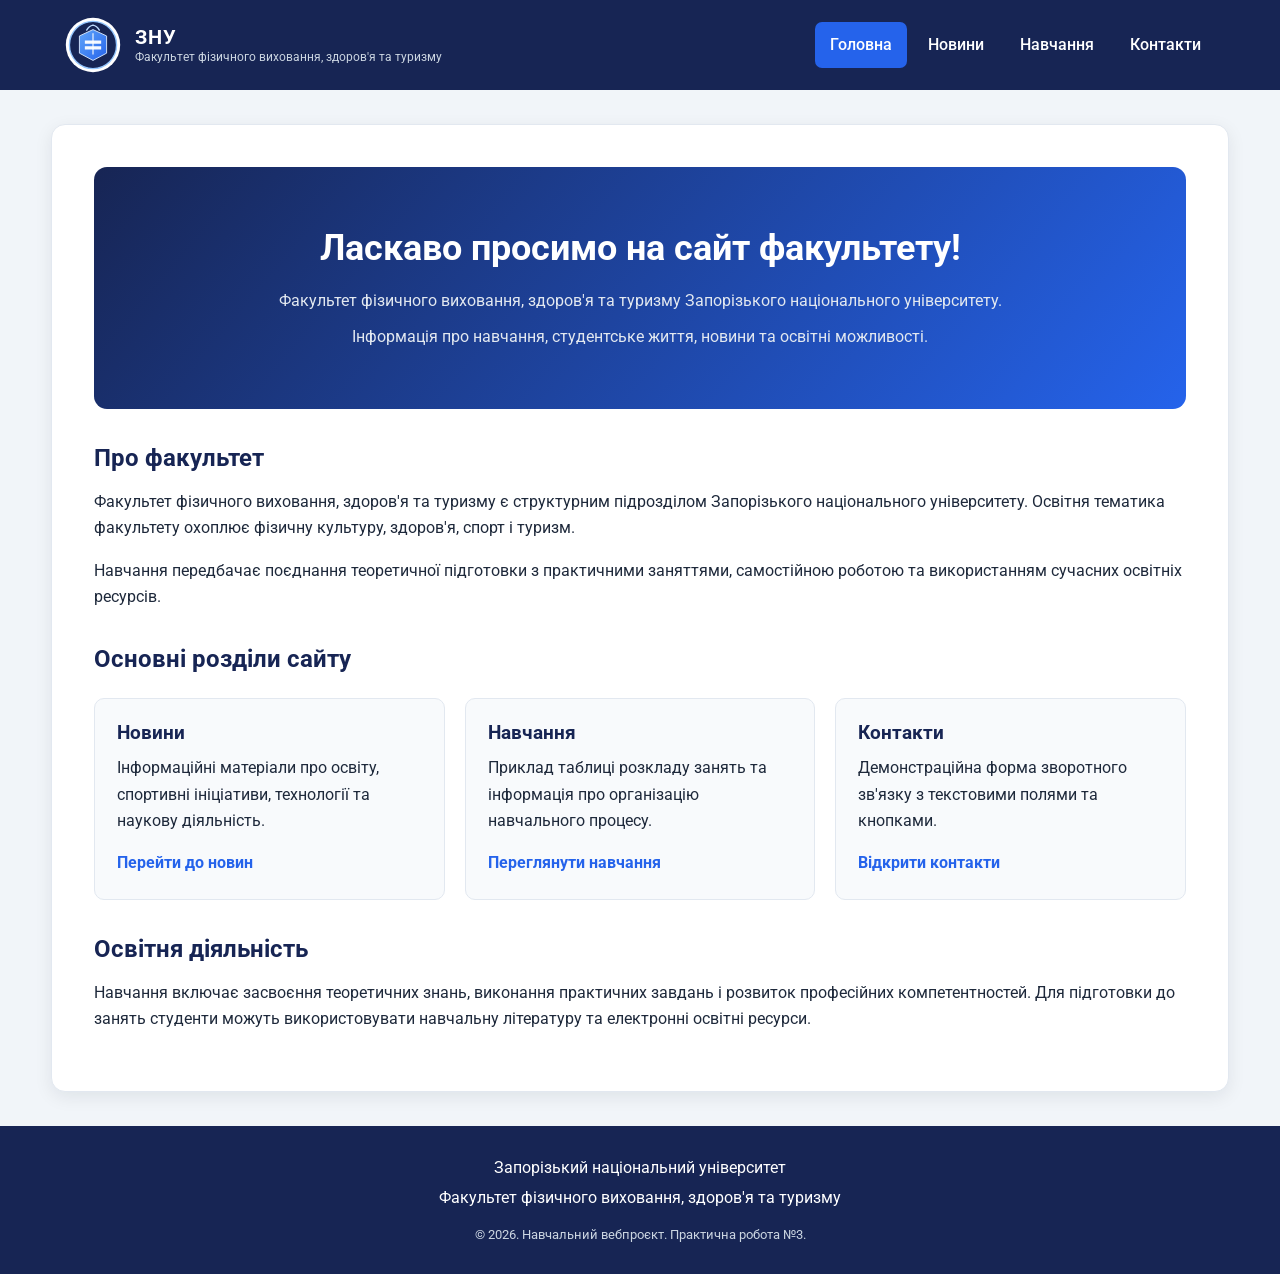
<file: index.html>
<!DOCTYPE html>
<html lang="uk">
<head>
    <meta charset="UTF-8">
    <meta name="viewport" content="width=device-width, initial-scale=1.0">
    <meta name="description" content="Навчальний сайт факультету фізичного виховання, здоров'я та туризму Запорізького національного університету.">
    <title>Головна — Сайт факультету</title>
    <link rel="icon" href="./image/favicon.svg" type="image/svg+xml">
    <link rel="preconnect" href="https://fonts.googleapis.com">
    <link rel="preconnect" href="https://fonts.gstatic.com" crossorigin>
    <link href="https://fonts.googleapis.com/css2?family=Roboto:wght@400;500;700&display=swap" rel="stylesheet">
    <link rel="stylesheet" href="./css/style.css">
</head>
<body>
    <header class="site-header">
        <a class="brand" href="./index.html">
            <img class="brand__logo" src="./image/logo.svg" alt="Навчальний логотип сайту" width="58" height="58">
            <span class="brand__text">
                <span class="brand__title">ЗНУ</span>
                <span class="brand__subtitle">Факультет фізичного виховання, здоров'я та туризму</span>
            </span>
        </a>
        <nav class="site-nav" aria-label="Головна навігація">
            <ul class="header__list-menu">
                <li><a class="header__link" href="./index.html" aria-current="page">Головна</a></li>
                <li><a class="header__link" href="./news.html">Новини</a></li>
                <li><a class="header__link" href="./education.html">Навчання</a></li>
                <li><a class="header__link" href="./contacts.html">Контакти</a></li>
            </ul>
        </nav>
    </header>

    <main>
        <section class="hero">
            <h1>Ласкаво просимо на сайт факультету!</h1>
            <p>Факультет фізичного виховання, здоров'я та туризму Запорізького національного університету.</p>
            <p>Інформація про навчання, студентське життя, новини та освітні можливості.</p>
        </section>

        <section class="page-section">
            <h2>Про факультет</h2>
            <p>Факультет фізичного виховання, здоров'я та туризму є структурним підрозділом Запорізького національного університету. Освітня тематика факультету охоплює фізичну культуру, здоров'я, спорт і туризм.</p>
            <p>Навчання передбачає поєднання теоретичної підготовки з практичними заняттями, самостійною роботою та використанням сучасних освітніх ресурсів.</p>
        </section>

        <section class="page-section">
            <h2>Основні розділи сайту</h2>
            <div class="info-grid">
                <article class="info-card">
                    <h3>Новини</h3>
                    <p>Інформаційні матеріали про освіту, спортивні ініціативи, технології та наукову діяльність.</p>
                    <a href="./news.html">Перейти до новин</a>
                </article>
                <article class="info-card">
                    <h3>Навчання</h3>
                    <p>Приклад таблиці розкладу занять та інформація про організацію навчального процесу.</p>
                    <a href="./education.html">Переглянути навчання</a>
                </article>
                <article class="info-card">
                    <h3>Контакти</h3>
                    <p>Демонстраційна форма зворотного зв'язку з текстовими полями та кнопками.</p>
                    <a href="./contacts.html">Відкрити контакти</a>
                </article>
            </div>
        </section>

        <section class="page-section">
            <h2>Освітня діяльність</h2>
            <p>Навчання включає засвоєння теоретичних знань, виконання практичних завдань і розвиток професійних компетентностей. Для підготовки до занять студенти можуть використовувати навчальну літературу та електронні освітні ресурси.</p>
        </section>
    </main>

    <footer class="site-footer">
        <p>Запорізький національний університет</p>
        <p>Факультет фізичного виховання, здоров'я та туризму</p>
        <p class="footer__copyright">© 2026. Навчальний вебпроєкт. Практична робота №3.</p>
    </footer>
</body>
</html>
</file>
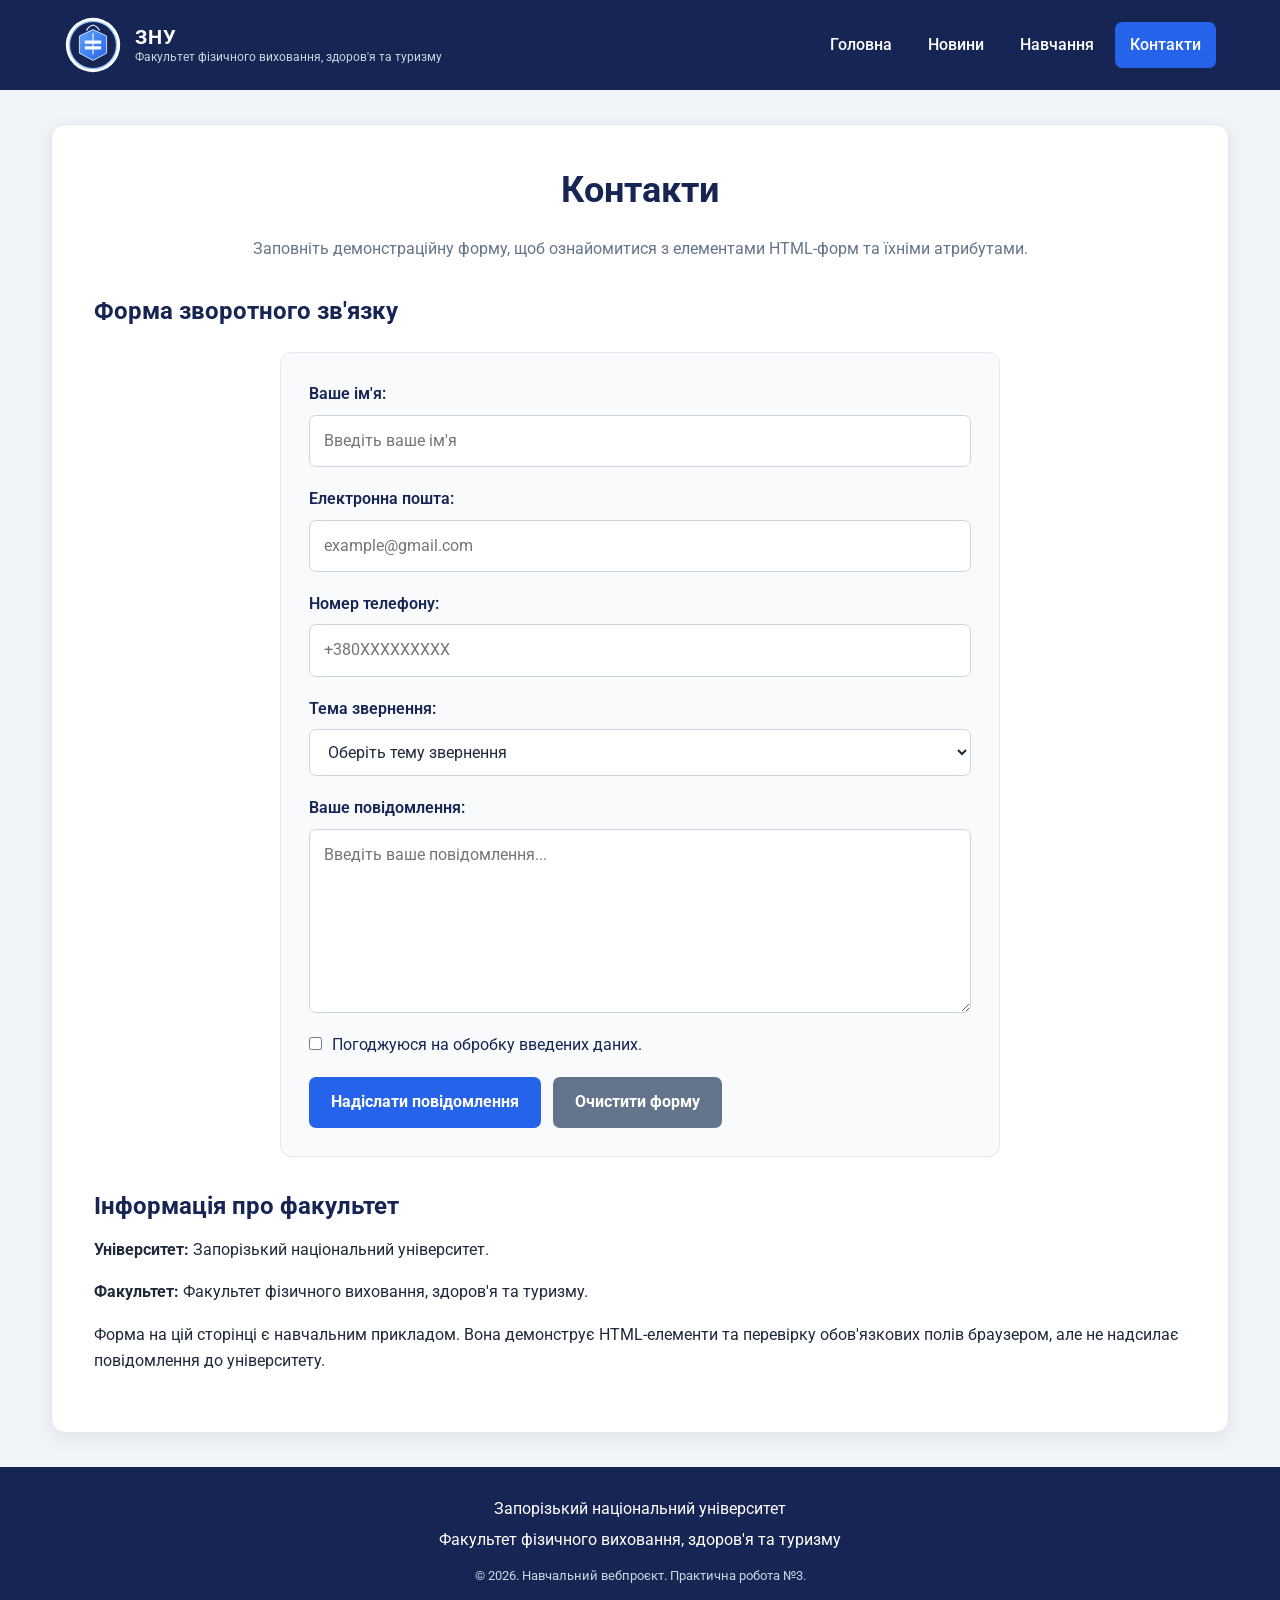
<file: contacts.html>
<!DOCTYPE html>
<html lang="uk">
<head>
    <meta charset="UTF-8">
    <meta name="viewport" content="width=device-width, initial-scale=1.0">
    <meta name="description" content="Демонстраційна форма зворотного зв'язку та контактна інформація.">
    <title>Контакти — Сайт факультету</title>
    <link rel="icon" href="./image/favicon.svg" type="image/svg+xml">
    <link rel="preconnect" href="https://fonts.googleapis.com">
    <link rel="preconnect" href="https://fonts.gstatic.com" crossorigin>
    <link href="https://fonts.googleapis.com/css2?family=Roboto:wght@400;500;700&display=swap" rel="stylesheet">
    <link rel="stylesheet" href="./css/style.css">
</head>
<body>
    <header class="site-header">
        <a class="brand" href="./index.html">
            <img class="brand__logo" src="./image/logo.svg" alt="Навчальний логотип сайту" width="58" height="58">
            <span class="brand__text"><span class="brand__title">ЗНУ</span><span class="brand__subtitle">Факультет фізичного виховання, здоров'я та туризму</span></span>
        </a>
        <nav class="site-nav" aria-label="Головна навігація">
            <ul class="header__list-menu">
                <li><a class="header__link" href="./index.html">Головна</a></li>
                <li><a class="header__link" href="./news.html">Новини</a></li>
                <li><a class="header__link" href="./education.html">Навчання</a></li>
                <li><a class="header__link" href="./contacts.html" aria-current="page">Контакти</a></li>
            </ul>
        </nav>
    </header>

    <main>
        <h1>Контакти</h1>
        <p class="section-description">Заповніть демонстраційну форму, щоб ознайомитися з елементами HTML-форм та їхніми атрибутами.</p>

        <section class="page-section">
            <h2>Форма зворотного зв'язку</h2>
            <form class="contact-form" action="#" method="get">
                <div class="form-group">
                    <label for="fullname">Ваше ім'я:</label>
                    <input type="text" id="fullname" name="fullname" placeholder="Введіть ваше ім'я" minlength="2" maxlength="60" autocomplete="name" required>
                </div>

                <div class="form-group">
                    <label for="email">Електронна пошта:</label>
                    <input type="email" id="email" name="email" placeholder="example@gmail.com" autocomplete="email" required>
                </div>

                <div class="form-group">
                    <label for="phone">Номер телефону:</label>
                    <input type="tel" id="phone" name="phone" placeholder="+380XXXXXXXXX" autocomplete="tel">
                </div>

                <div class="form-group">
                    <label for="subject">Тема звернення:</label>
                    <select id="subject" name="subject" required>
                        <option value="">Оберіть тему звернення</option>
                        <option value="education">Питання щодо навчання</option>
                        <option value="documents">Навчальні документи</option>
                        <option value="schedule">Розклад занять</option>
                        <option value="other">Інше питання</option>
                    </select>
                </div>

                <div class="form-group">
                    <label for="message">Ваше повідомлення:</label>
                    <textarea id="message" name="message" rows="6" minlength="5" placeholder="Введіть ваше повідомлення..." required></textarea>
                </div>

                <div class="form-group">
                    <label class="checkbox-label" for="agreement">
                        <input type="checkbox" id="agreement" name="agreement" value="yes" required>
                        <span>Погоджуюся на обробку введених даних.</span>
                    </label>
                </div>

                <div class="form-buttons">
                    <button class="button" type="submit">Надіслати повідомлення</button>
                    <button class="button button--secondary" type="reset">Очистити форму</button>
                </div>
            </form>
        </section>

        <section class="page-section">
            <h2>Інформація про факультет</h2>
            <p><strong>Університет:</strong> Запорізький національний університет.</p>
            <p><strong>Факультет:</strong> Факультет фізичного виховання, здоров'я та туризму.</p>
            <p>Форма на цій сторінці є навчальним прикладом. Вона демонструє HTML-елементи та перевірку обов'язкових полів браузером, але не надсилає повідомлення до університету.</p>
        </section>
    </main>

    <footer class="site-footer">
        <p>Запорізький національний університет</p>
        <p>Факультет фізичного виховання, здоров'я та туризму</p>
        <p class="footer__copyright">© 2026. Навчальний вебпроєкт. Практична робота №3.</p>
    </footer>
</body>
</html>
</file>
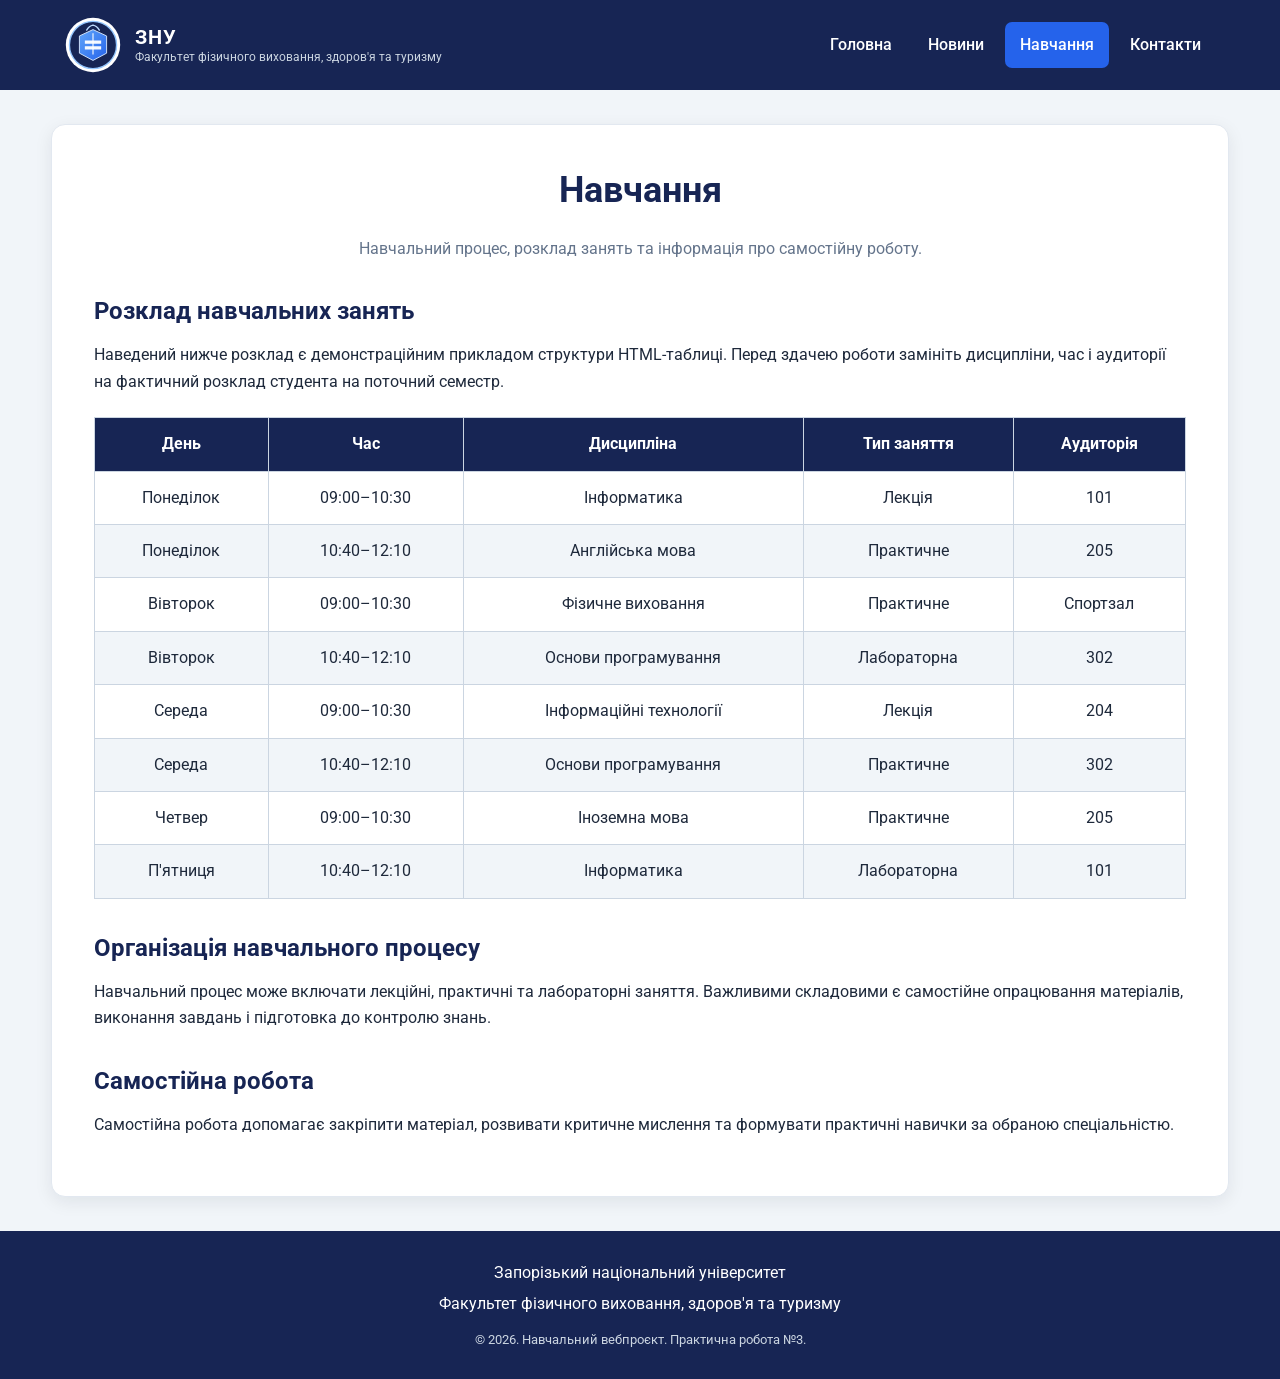
<file: education.html>
<!DOCTYPE html>
<html lang="uk">
<head>
    <meta charset="UTF-8">
    <meta name="viewport" content="width=device-width, initial-scale=1.0">
    <meta name="description" content="Приклад розкладу занять та інформація про навчальний процес.">
    <title>Навчання — Сайт факультету</title>
    <link rel="icon" href="./image/favicon.svg" type="image/svg+xml">
    <link rel="preconnect" href="https://fonts.googleapis.com">
    <link rel="preconnect" href="https://fonts.gstatic.com" crossorigin>
    <link href="https://fonts.googleapis.com/css2?family=Roboto:wght@400;500;700&display=swap" rel="stylesheet">
    <link rel="stylesheet" href="./css/style.css">
</head>
<body>
    <header class="site-header">
        <a class="brand" href="./index.html">
            <img class="brand__logo" src="./image/logo.svg" alt="Навчальний логотип сайту" width="58" height="58">
            <span class="brand__text"><span class="brand__title">ЗНУ</span><span class="brand__subtitle">Факультет фізичного виховання, здоров'я та туризму</span></span>
        </a>
        <nav class="site-nav" aria-label="Головна навігація">
            <ul class="header__list-menu">
                <li><a class="header__link" href="./index.html">Головна</a></li>
                <li><a class="header__link" href="./news.html">Новини</a></li>
                <li><a class="header__link" href="./education.html" aria-current="page">Навчання</a></li>
                <li><a class="header__link" href="./contacts.html">Контакти</a></li>
            </ul>
        </nav>
    </header>

    <main>
        <h1>Навчання</h1>
        <p class="section-description">Навчальний процес, розклад занять та інформація про самостійну роботу.</p>

        <section class="page-section">
            <h2>Розклад навчальних занять</h2>
            <p>Наведений нижче розклад є демонстраційним прикладом структури HTML-таблиці. Перед здачею роботи замініть дисципліни, час і аудиторії на фактичний розклад студента на поточний семестр.</p>

            <div class="table-wrapper">
                <table class="schedule-table">
                    <thead>
                        <tr>
                            <th scope="col">День</th>
                            <th scope="col">Час</th>
                            <th scope="col">Дисципліна</th>
                            <th scope="col">Тип заняття</th>
                            <th scope="col">Аудиторія</th>
                        </tr>
                    </thead>
                    <tbody>
                        <tr><td>Понеділок</td><td>09:00–10:30</td><td>Інформатика</td><td>Лекція</td><td>101</td></tr>
                        <tr><td>Понеділок</td><td>10:40–12:10</td><td>Англійська мова</td><td>Практичне</td><td>205</td></tr>
                        <tr><td>Вівторок</td><td>09:00–10:30</td><td>Фізичне виховання</td><td>Практичне</td><td>Спортзал</td></tr>
                        <tr><td>Вівторок</td><td>10:40–12:10</td><td>Основи програмування</td><td>Лабораторна</td><td>302</td></tr>
                        <tr><td>Середа</td><td>09:00–10:30</td><td>Інформаційні технології</td><td>Лекція</td><td>204</td></tr>
                        <tr><td>Середа</td><td>10:40–12:10</td><td>Основи програмування</td><td>Практичне</td><td>302</td></tr>
                        <tr><td>Четвер</td><td>09:00–10:30</td><td>Іноземна мова</td><td>Практичне</td><td>205</td></tr>
                        <tr><td>П'ятниця</td><td>10:40–12:10</td><td>Інформатика</td><td>Лабораторна</td><td>101</td></tr>
                    </tbody>
                </table>
            </div>
        </section>

        <section class="page-section">
            <h2>Організація навчального процесу</h2>
            <p>Навчальний процес може включати лекційні, практичні та лабораторні заняття. Важливими складовими є самостійне опрацювання матеріалів, виконання завдань і підготовка до контролю знань.</p>
        </section>

        <section class="page-section">
            <h2>Самостійна робота</h2>
            <p>Самостійна робота допомагає закріпити матеріал, розвивати критичне мислення та формувати практичні навички за обраною спеціальністю.</p>
        </section>
    </main>

    <footer class="site-footer">
        <p>Запорізький національний університет</p>
        <p>Факультет фізичного виховання, здоров'я та туризму</p>
        <p class="footer__copyright">© 2026. Навчальний вебпроєкт. Практична робота №3.</p>
    </footer>
</body>
</html>
</file>
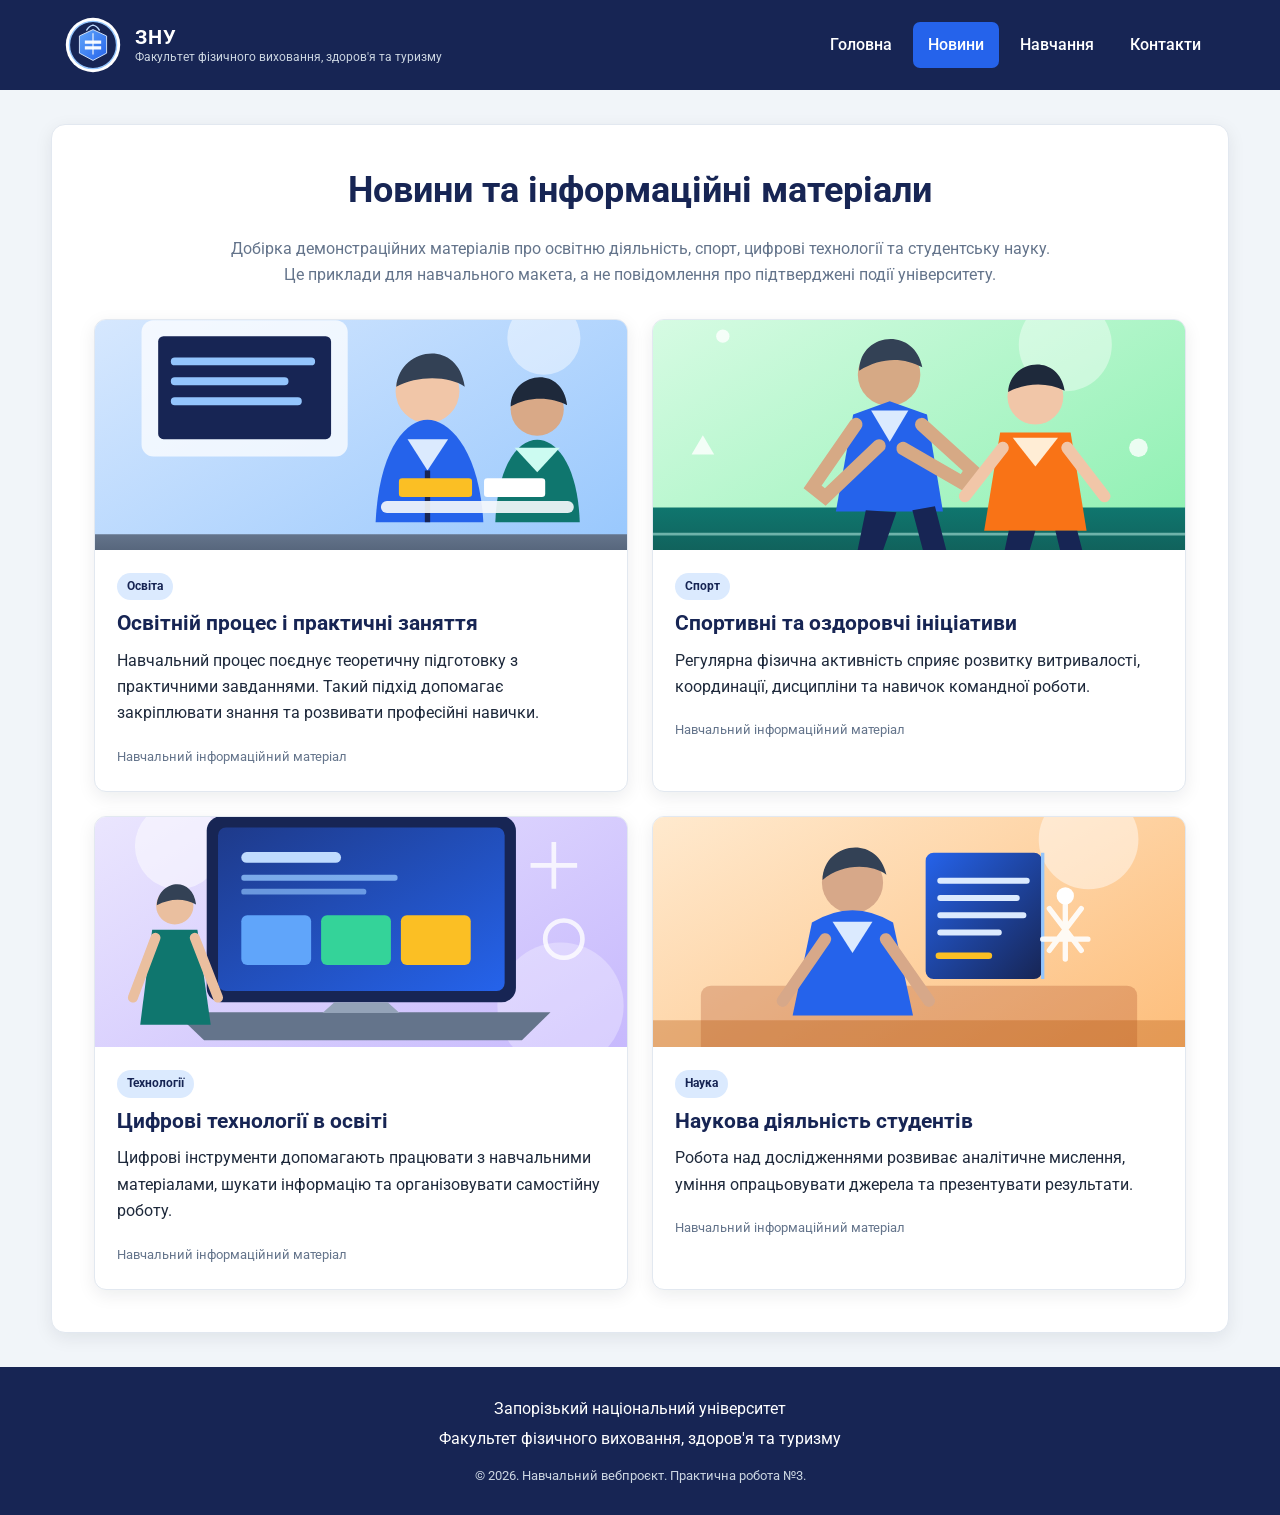
<file: news.html>
<!DOCTYPE html>
<html lang="uk">
<head>
    <meta charset="UTF-8">
    <meta name="viewport" content="width=device-width, initial-scale=1.0">
    <meta name="description" content="Інформаційні матеріали факультету фізичного виховання, здоров'я та туризму.">
    <title>Новини — Сайт факультету</title>
    <link rel="icon" href="./image/favicon.svg" type="image/svg+xml">
    <link rel="preconnect" href="https://fonts.googleapis.com">
    <link rel="preconnect" href="https://fonts.gstatic.com" crossorigin>
    <link href="https://fonts.googleapis.com/css2?family=Roboto:wght@400;500;700&display=swap" rel="stylesheet">
    <link rel="stylesheet" href="./css/style.css">
</head>
<body>
    <header class="site-header">
        <a class="brand" href="./index.html">
            <img class="brand__logo" src="./image/logo.svg" alt="Навчальний логотип сайту" width="58" height="58">
            <span class="brand__text"><span class="brand__title">ЗНУ</span><span class="brand__subtitle">Факультет фізичного виховання, здоров'я та туризму</span></span>
        </a>
        <nav class="site-nav" aria-label="Головна навігація">
            <ul class="header__list-menu">
                <li><a class="header__link" href="./index.html">Головна</a></li>
                <li><a class="header__link" href="./news.html" aria-current="page">Новини</a></li>
                <li><a class="header__link" href="./education.html">Навчання</a></li>
                <li><a class="header__link" href="./contacts.html">Контакти</a></li>
            </ul>
        </nav>
    </header>

    <main>
        <h1>Новини та інформаційні матеріали</h1>
        <p class="section-description">Добірка демонстраційних матеріалів про освітню діяльність, спорт, цифрові технології та студентську науку. Це приклади для навчального макета, а не повідомлення про підтверджені події університету.</p>

        <section class="news-container" aria-label="Картки новин">
            <article class="news-card">
                <img class="news-card__image" src="./image/news1.svg" alt="Ілюстрація студентів під час навчального заняття" width="800" height="480">
                <div class="news-card__content">
                    <span class="news-card__category">Освіта</span>
                    <h2>Освітній процес і практичні заняття</h2>
                    <p>Навчальний процес поєднує теоретичну підготовку з практичними завданнями. Такий підхід допомагає закріплювати знання та розвивати професійні навички.</p>
                    <span class="news-card__date">Навчальний інформаційний матеріал</span>
                </div>
            </article>

            <article class="news-card">
                <img class="news-card__image" src="./image/news2.svg" alt="Ілюстрація спортивного тренування" width="800" height="480">
                <div class="news-card__content">
                    <span class="news-card__category">Спорт</span>
                    <h2>Спортивні та оздоровчі ініціативи</h2>
                    <p>Регулярна фізична активність сприяє розвитку витривалості, координації, дисципліни та навичок командної роботи.</p>
                    <span class="news-card__date">Навчальний інформаційний матеріал</span>
                </div>
            </article>

            <article class="news-card">
                <img class="news-card__image" src="./image/news3.svg" alt="Ілюстрація використання цифрових технологій у навчанні" width="800" height="480">
                <div class="news-card__content">
                    <span class="news-card__category">Технології</span>
                    <h2>Цифрові технології в освіті</h2>
                    <p>Цифрові інструменти допомагають працювати з навчальними матеріалами, шукати інформацію та організовувати самостійну роботу.</p>
                    <span class="news-card__date">Навчальний інформаційний матеріал</span>
                </div>
            </article>

            <article class="news-card">
                <img class="news-card__image" src="./image/news4.svg" alt="Ілюстрація студентської наукової роботи" width="800" height="480">
                <div class="news-card__content">
                    <span class="news-card__category">Наука</span>
                    <h2>Наукова діяльність студентів</h2>
                    <p>Робота над дослідженнями розвиває аналітичне мислення, уміння опрацьовувати джерела та презентувати результати.</p>
                    <span class="news-card__date">Навчальний інформаційний матеріал</span>
                </div>
            </article>
        </section>
    </main>

    <footer class="site-footer">
        <p>Запорізький національний університет</p>
        <p>Факультет фізичного виховання, здоров'я та туризму</p>
        <p class="footer__copyright">© 2026. Навчальний вебпроєкт. Практична робота №3.</p>
    </footer>
</body>
</html>
</file>
<file: css/style.css>
:root {
    --navy: #172554;
    --blue: #2563eb;
    --blue-dark: #1d4ed8;
    --blue-light: #dbeafe;
    --page: #f1f5f9;
    --white: #ffffff;
    --text: #1e293b;
    --muted: #64748b;
    --border: #cbd5e1;
    --shadow: 0 5px 18px rgba(15, 23, 42, 0.08);
}

* {
    box-sizing: border-box;
}

html {
    scroll-behavior: smooth;
}

body {
    min-height: 100vh;
    margin: 0;
    display: flex;
    flex-direction: column;
    font-family: "Roboto", Arial, sans-serif;
    font-size: 16px;
    line-height: 1.65;
    color: var(--text);
    background: var(--page);
}

img {
    display: block;
    max-width: 100%;
}

a {
    color: var(--blue);
}

a:hover {
    color: var(--blue-dark);
}

.site-header {
    display: flex;
    align-items: center;
    justify-content: space-between;
    gap: 24px;
    flex-wrap: wrap;
    padding: 16px max(5%, calc((100% - 1200px) / 2));
    color: var(--white);
    background: var(--navy);
}

.brand {
    display: flex;
    align-items: center;
    gap: 13px;
    color: var(--white);
    text-decoration: none;
}

.brand:hover {
    color: #bfdbfe;
}

.brand__logo {
    width: 58px;
    height: 58px;
    flex: 0 0 58px;
}

.brand__text {
    display: flex;
    flex-direction: column;
    line-height: 1.3;
}

.brand__title {
    font-size: 20px;
    font-weight: 700;
    letter-spacing: 0.04em;
}

.brand__subtitle {
    max-width: 360px;
    color: #cbd5e1;
    font-size: 12px;
}

.site-nav {
    margin-left: auto;
}

.header__list-menu {
    display: flex;
    align-items: center;
    justify-content: center;
    flex-wrap: wrap;
    gap: 6px;
    margin: 0;
    padding: 0;
    list-style: none;
}

.header__link {
    display: block;
    padding: 10px 15px;
    border-radius: 7px;
    color: var(--white);
    font-weight: 500;
    text-decoration: none;
    transition: background-color 0.2s ease, color 0.2s ease;
}

.header__link:hover,
.header__link:focus-visible,
.header__link[aria-current="page"] {
    color: var(--white);
    background: var(--blue);
}

main {
    width: min(92%, 1200px);
    flex: 1;
    margin: 34px auto;
    padding: clamp(20px, 4vw, 42px);
    border: 1px solid #e2e8f0;
    border-radius: 14px;
    background: var(--white);
    box-shadow: var(--shadow);
}

h1,
h2,
h3 {
    color: var(--navy);
    line-height: 1.3;
}

h1 {
    margin: 0 0 22px;
    font-size: clamp(28px, 4vw, 36px);
    text-align: center;
}

h2 {
    margin: 0 0 15px;
    font-size: 24px;
}

h3 {
    margin: 0 0 10px;
    font-size: 19px;
}

p {
    margin: 0 0 16px;
}

.section-description {
    max-width: 820px;
    margin: 0 auto 30px;
    color: var(--muted);
    text-align: center;
}

.page-section {
    margin-top: 34px;
}

.hero {
    padding: clamp(30px, 5vw, 58px) 26px;
    border-radius: 13px;
    color: var(--white);
    text-align: center;
    background: linear-gradient(130deg, #172554, #2563eb);
}

.hero h1 {
    max-width: 850px;
    margin: 0 auto 16px;
    color: var(--white);
}

.hero p {
    max-width: 780px;
    margin: 10px auto 0;
    color: #e2e8f0;
    text-align: center;
}

.info-grid {
    display: grid;
    grid-template-columns: repeat(3, minmax(0, 1fr));
    gap: 20px;
    margin-top: 22px;
}

.info-card {
    padding: 22px;
    border: 1px solid #e2e8f0;
    border-radius: 10px;
    background: #f8fafc;
}

.info-card p {
    min-height: 78px;
}

.info-card a {
    font-weight: 700;
    text-decoration: none;
}

.news-container {
    display: grid;
    grid-template-columns: repeat(2, minmax(0, 1fr));
    gap: 24px;
}

.news-card {
    overflow: hidden;
    border: 1px solid #e2e8f0;
    border-radius: 12px;
    background: var(--white);
    box-shadow: var(--shadow);
    transition: transform 0.2s ease, box-shadow 0.2s ease;
}

.news-card:hover {
    transform: translateY(-4px);
    box-shadow: 0 10px 24px rgba(15, 23, 42, 0.13);
}

.news-card__image {
    width: 100%;
    height: 230px;
    object-fit: cover;
}

.news-card__content {
    padding: 22px;
}

.news-card__content h2 {
    margin: 10px 0;
    font-size: 21px;
}

.news-card__content p {
    text-align: left;
}

.news-card__category {
    display: inline-block;
    padding: 4px 10px;
    border-radius: 999px;
    color: var(--navy);
    background: var(--blue-light);
    font-size: 12px;
    font-weight: 700;
}

.news-card__date {
    color: var(--muted);
    font-size: 13px;
}

.table-wrapper {
    width: 100%;
    overflow-x: auto;
    margin: 22px 0;
}

.schedule-table {
    width: 100%;
    min-width: 680px;
    border-collapse: collapse;
}

.schedule-table th,
.schedule-table td {
    padding: 13px 12px;
    border: 1px solid var(--border);
    text-align: center;
    vertical-align: middle;
}

.schedule-table th {
    color: var(--white);
    background: var(--navy);
}

.schedule-table tbody tr:nth-child(even) {
    background: #f1f5f9;
}

.schedule-table tbody tr:hover {
    background: var(--blue-light);
}

.contact-form {
    max-width: 720px;
    margin: 25px auto;
    padding: clamp(18px, 3vw, 28px);
    border: 1px solid #e2e8f0;
    border-radius: 12px;
    background: #f8fafc;
}

.form-group {
    margin-bottom: 19px;
}

.contact-form label {
    display: block;
    margin-bottom: 7px;
    color: var(--navy);
    font-weight: 600;
}

.contact-form input:not([type="checkbox"]),
.contact-form select,
.contact-form textarea {
    display: block;
    width: 100%;
    padding: 12px 14px;
    border: 1px solid var(--border);
    border-radius: 7px;
    background: var(--white);
    color: var(--text);
    font: inherit;
}

.contact-form textarea {
    min-height: 130px;
    resize: vertical;
}

.contact-form input:focus,
.contact-form select:focus,
.contact-form textarea:focus {
    outline: 3px solid rgba(37, 99, 235, 0.14);
    border-color: var(--blue);
}

.checkbox-label {
    display: flex !important;
    align-items: flex-start;
    gap: 10px;
    font-weight: 400 !important;
}

.checkbox-label input {
    width: auto;
    margin: 5px 0 0;
}

.form-buttons {
    display: flex;
    flex-wrap: wrap;
    gap: 12px;
}

.button {
    padding: 12px 22px;
    border: 0;
    border-radius: 7px;
    color: var(--white);
    background: var(--blue);
    font: inherit;
    font-weight: 700;
    cursor: pointer;
    transition: background-color 0.2s ease;
}

.button:hover {
    background: var(--navy);
}

.button--secondary {
    background: #64748b;
}

.button--secondary:hover {
    background: #475569;
}

.site-footer {
    padding: 25px 5%;
    color: var(--white);
    background: var(--navy);
    text-align: center;
}

.site-footer p {
    margin: 4px 0;
    text-align: center;
}

.site-footer a {
    color: #bfdbfe;
}

.footer__copyright {
    margin-top: 12px !important;
    color: #cbd5e1;
    font-size: 13px;
}

@media (max-width: 850px) {
    .site-header {
        justify-content: center;
    }

    .site-nav {
        width: 100%;
        margin-left: 0;
    }

    .info-grid {
        grid-template-columns: repeat(2, minmax(0, 1fr));
    }
}

@media (max-width: 650px) {
    main {
        width: 94%;
        margin: 18px auto;
        padding: 20px;
    }

    .news-container,
    .info-grid {
        grid-template-columns: 1fr;
    }

    .info-card p {
        min-height: 0;
    }

    .header__list-menu {
        gap: 3px;
    }

    .header__link {
        padding: 9px 11px;
    }

    .news-card__image {
        height: 205px;
    }
}

@media (max-width: 430px) {
    .site-header {
        padding: 15px 12px;
    }

    .brand__logo {
        width: 50px;
        height: 50px;
        flex-basis: 50px;
    }

    .brand__title {
        font-size: 18px;
    }

    .brand__subtitle {
        max-width: 250px;
        font-size: 10px;
    }

    .header__list-menu {
        flex-direction: column;
        align-items: stretch;
    }

    .header__link {
        text-align: center;
    }

    .form-buttons {
        flex-direction: column;
    }

    .button {
        width: 100%;
    }
}
</file>
